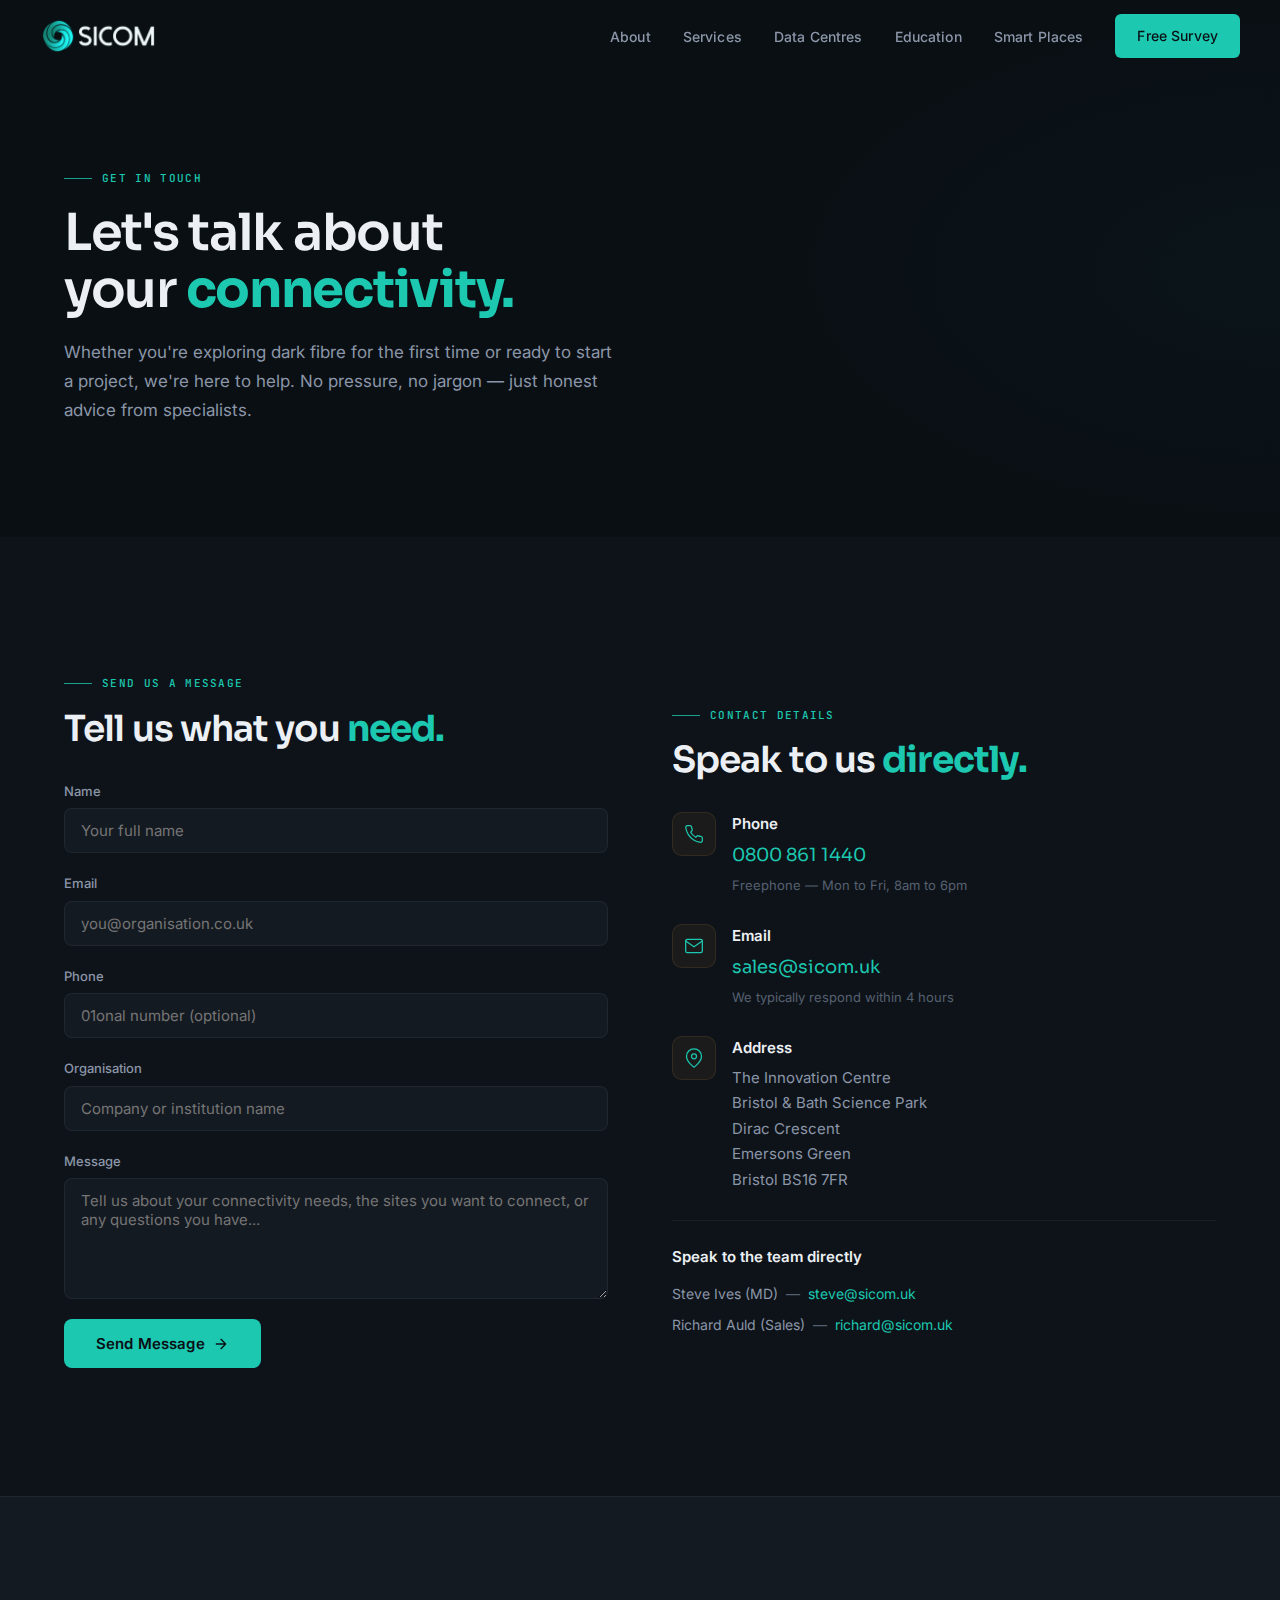
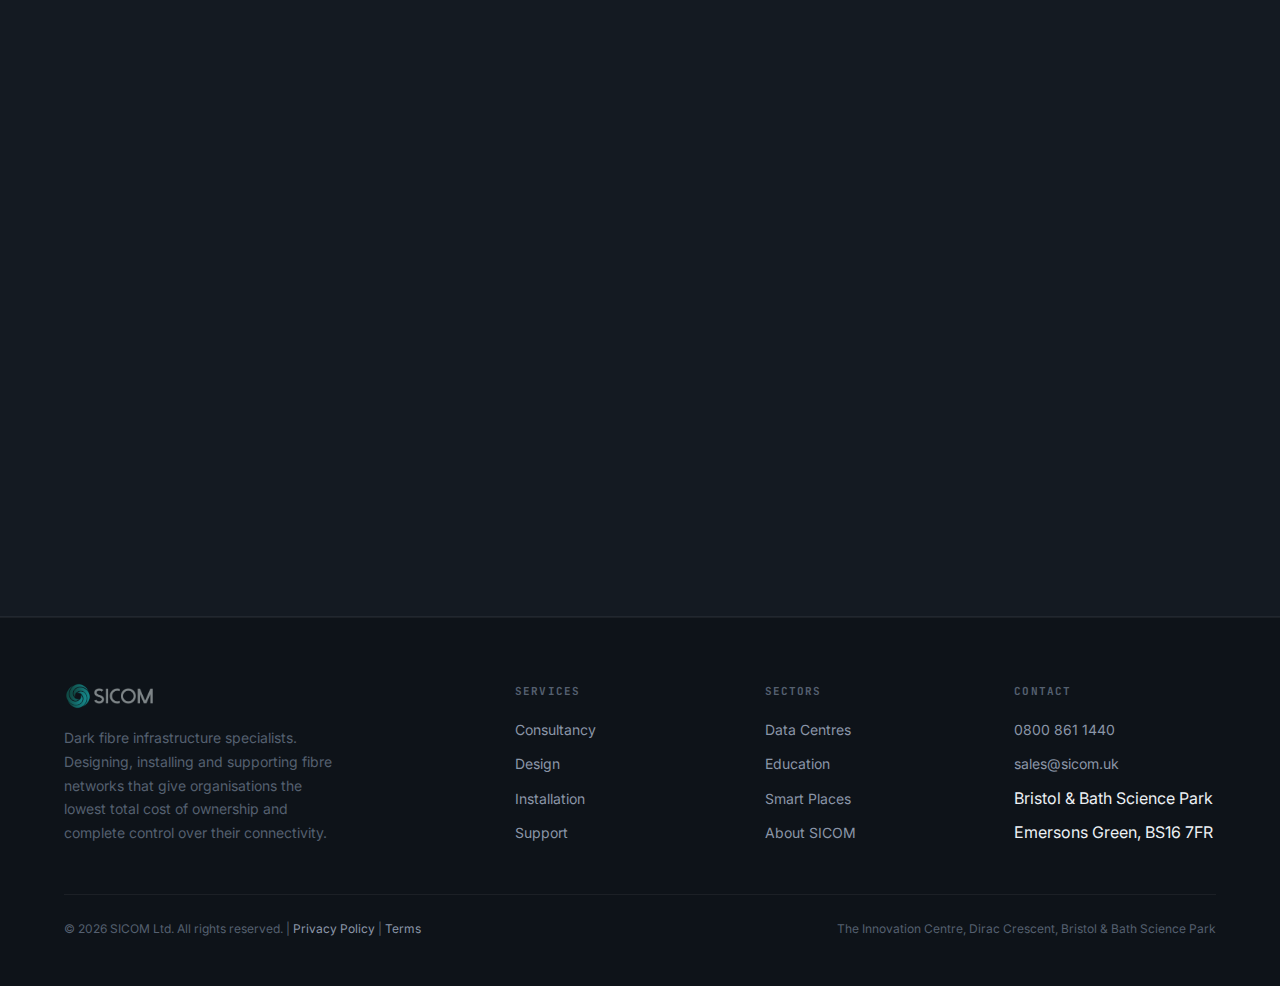
<file: contact.html>
<!DOCTYPE html>
<html lang="en">
<head>
<meta charset="UTF-8">
<meta name="viewport" content="width=device-width, initial-scale=1.0">
<title>Contact SICOM | Free Desktop Survey — Dark Fibre Specialists</title>
<meta name="description" content="Get in touch with SICOM for a free desktop survey. We'll map fibre routes, estimate costs, and show you what dark fibre could save your organisation. Call 0800 861 1440.">
<link rel="stylesheet" href="styles.css">
</head>
<body>

<!-- ═══ NAV ═══ -->
<nav class="nav" id="nav">
  <div class="nav-inner">
    <a href="index.html" class="nav-logo">
      <img src="logos/Color+logo+-+no+background-1a79eec5-1920w.webp" alt="SICOM" height="36">
    </a>
    <ul class="nav-links">
      <li><a href="about.html">About</a></li>
      <li><a href="index.html#services">Services</a></li>
      <li><a href="data-centres.html">Data Centres</a></li>
      <li><a href="education.html">Education</a></li>
      <li><a href="smart-places.html">Smart Places</a></li>
      <li><a href="contact.html" class="nav-cta">Free Survey</a></li>
    </ul>
    <button class="hamburger" id="hamburger" aria-label="Toggle menu">
      <span></span><span></span><span></span>
    </button>
  </div>
</nav>
<div class="mobile-menu" id="mobileMenu">
  <a href="about.html">About</a>
  <a href="index.html#services">Services</a>
  <a href="data-centres.html">Data Centres</a>
  <a href="education.html">Education</a>
  <a href="smart-places.html">Smart Places</a>
  <a href="contact.html">Free Survey</a>
</div>
<div class="cursor-glow" id="cursorGlow"></div>

<!-- ═══ PAGE HERO ═══ -->
<section class="page-hero">
  <div class="container">
    <div class="section-tag reveal">Get In Touch</div>
    <h1 class="section-title reveal reveal-d1">Let's talk about<br>your <em>connectivity.</em></h1>
    <p class="section-sub reveal reveal-d2">Whether you're exploring dark fibre for the first time or ready to start a project, we're here to help. No pressure, no jargon — just honest advice from specialists.</p>
  </div>
</section>

<!-- ═══ CONTACT FORM + DETAILS ═══ -->
<section class="section section--dark">
  <div class="container">
    <div class="two-col">
      <!-- Left: Form -->
      <div class="reveal">
        <div class="section-tag">Send Us a Message</div>
        <h2 class="section-title" style="font-size: clamp(1.75rem, 3vw, 2.25rem); margin-bottom: 32px;">Tell us what you <em>need.</em></h2>
        <form id="contactForm" style="display: flex; flex-direction: column; gap: 20px;">
          <div class="form-group">
            <label class="form-label" for="name">Name</label>
            <input class="form-input" type="text" id="name" name="name" placeholder="Your full name" required>
          </div>
          <div class="form-group">
            <label class="form-label" for="email">Email</label>
            <input class="form-input" type="email" id="email" name="email" placeholder="you@organisation.co.uk" required>
          </div>
          <div class="form-group">
            <label class="form-label" for="phone">Phone</label>
            <input class="form-input" type="tel" id="phone" name="phone" placeholder="01onal number (optional)">
          </div>
          <div class="form-group">
            <label class="form-label" for="organisation">Organisation</label>
            <input class="form-input" type="text" id="organisation" name="organisation" placeholder="Company or institution name">
          </div>
          <div class="form-group">
            <label class="form-label" for="message">Message</label>
            <textarea class="form-textarea" id="message" name="message" placeholder="Tell us about your connectivity needs, the sites you want to connect, or any questions you have..." rows="5"></textarea>
          </div>
          <button type="submit" class="btn-primary" style="align-self: flex-start;">
            Send Message
            <svg viewBox="0 0 24 24" fill="none" stroke="currentColor" stroke-width="2" stroke-linecap="round" stroke-linejoin="round"><path d="M5 12h14M12 5l7 7-7 7"/></svg>
          </button>
        </form>
      </div>

      <!-- Right: Contact Details -->
      <div class="reveal reveal-d2">
        <div class="section-tag">Contact Details</div>
        <h2 class="section-title" style="font-size: clamp(1.75rem, 3vw, 2.25rem); margin-bottom: 32px;">Speak to us <em>directly.</em></h2>

        <div style="display: flex; flex-direction: column; gap: 28px;">
          <!-- Phone -->
          <div style="display: flex; align-items: flex-start; gap: 16px;">
            <div style="flex-shrink: 0; width: 44px; height: 44px; background: rgba(232, 168, 73, 0.06); border: 1px solid rgba(232, 168, 73, 0.12); border-radius: 10px; display: flex; align-items: center; justify-content: center;">
              <svg width="20" height="20" viewBox="0 0 24 24" fill="none" stroke="var(--amber)" stroke-width="1.5" stroke-linecap="round" stroke-linejoin="round"><path d="M22 16.92v3a2 2 0 0 1-2.18 2 19.79 19.79 0 0 1-8.63-3.07 19.5 19.5 0 0 1-6-6 19.79 19.79 0 0 1-3.07-8.67A2 2 0 0 1 4.11 2h3a2 2 0 0 1 2 1.72c.13.87.36 1.72.7 2.53a2 2 0 0 1-.45 2.11L8.09 9.91a16 16 0 0 0 6 6l1.27-1.27a2 2 0 0 1 2.11-.45c.81.34 1.66.57 2.53.7A2 2 0 0 1 22 16.92z"/></svg>
            </div>
            <div>
              <div style="font-weight: 600; font-size: 0.9375rem; margin-bottom: 4px;">Phone</div>
              <a href="tel:08008611440" style="color: var(--amber); font-size: 1.125rem; font-family: var(--font-display); transition: color 0.2s;">0800 861 1440</a>
              <div style="font-size: 0.8125rem; color: var(--text-muted); margin-top: 4px;">Freephone — Mon to Fri, 8am to 6pm</div>
            </div>
          </div>

          <!-- Email -->
          <div style="display: flex; align-items: flex-start; gap: 16px;">
            <div style="flex-shrink: 0; width: 44px; height: 44px; background: rgba(232, 168, 73, 0.06); border: 1px solid rgba(232, 168, 73, 0.12); border-radius: 10px; display: flex; align-items: center; justify-content: center;">
              <svg width="20" height="20" viewBox="0 0 24 24" fill="none" stroke="var(--amber)" stroke-width="1.5" stroke-linecap="round" stroke-linejoin="round"><path d="M4 4h16c1.1 0 2 .9 2 2v12c0 1.1-.9 2-2 2H4c-1.1 0-2-.9-2-2V6c0-1.1.9-2 2-2z"/><polyline points="22,6 12,13 2,6"/></svg>
            </div>
            <div>
              <div style="font-weight: 600; font-size: 0.9375rem; margin-bottom: 4px;">Email</div>
              <a href="mailto:sales@sicom.uk" style="color: var(--amber); font-size: 1.125rem; font-family: var(--font-display); transition: color 0.2s;">sales@sicom.uk</a>
              <div style="font-size: 0.8125rem; color: var(--text-muted); margin-top: 4px;">We typically respond within 4 hours</div>
            </div>
          </div>

          <!-- Address -->
          <div style="display: flex; align-items: flex-start; gap: 16px;">
            <div style="flex-shrink: 0; width: 44px; height: 44px; background: rgba(232, 168, 73, 0.06); border: 1px solid rgba(232, 168, 73, 0.12); border-radius: 10px; display: flex; align-items: center; justify-content: center;">
              <svg width="20" height="20" viewBox="0 0 24 24" fill="none" stroke="var(--amber)" stroke-width="1.5" stroke-linecap="round" stroke-linejoin="round"><path d="M21 10c0 7-9 13-9 13s-9-6-9-13a9 9 0 0 1 18 0z"/><circle cx="12" cy="10" r="3"/></svg>
            </div>
            <div>
              <div style="font-weight: 600; font-size: 0.9375rem; margin-bottom: 4px;">Address</div>
              <div style="font-size: 0.9375rem; color: var(--text-secondary); line-height: 1.7;">
                The Innovation Centre<br>
                Bristol &amp; Bath Science Park<br>
                Dirac Crescent<br>
                Emersons Green<br>
                Bristol BS16 7FR
              </div>
            </div>
          </div>

          <!-- Direct contacts -->
          <div style="padding-top: 24px; border-top: 1px solid var(--border);">
            <div style="font-weight: 600; font-size: 0.9375rem; margin-bottom: 12px;">Speak to the team directly</div>
            <div style="display: flex; flex-direction: column; gap: 8px;">
              <div style="display: flex; align-items: center; gap: 8px; font-size: 0.875rem;">
                <span style="color: var(--text-secondary);">Steve Ives (MD)</span>
                <span style="color: var(--text-muted);">&mdash;</span>
                <a href="mailto:steve@sicom.uk" style="color: var(--amber); transition: color 0.2s;">steve@sicom.uk</a>
              </div>
              <div style="display: flex; align-items: center; gap: 8px; font-size: 0.875rem;">
                <span style="color: var(--text-secondary);">Richard Auld (Sales)</span>
                <span style="color: var(--text-muted);">&mdash;</span>
                <a href="mailto:richard@sicom.uk" style="color: var(--amber); transition: color 0.2s;">richard@sicom.uk</a>
              </div>
            </div>
          </div>
        </div>
      </div>
    </div>
  </div>
</section>

<!-- ═══ FREE DESKTOP SURVEY CALLOUT ═══ -->
<section class="section section--elevated">
  <div class="container">
    <div class="cta-inner reveal" style="text-align: left; display: grid; grid-template-columns: 1fr 1fr; gap: 64px; align-items: center;">
      <div>
        <div class="section-tag">No Obligation</div>
        <h2 class="section-title" style="text-align: left;">Your free <em>desktop survey.</em></h2>
        <p class="section-sub" style="text-align: left; max-width: none;">Not sure if dark fibre is right for you? Our desktop survey gives you the answer — with zero commitment and zero cost. Here's what you get:</p>
      </div>
      <div>
        <div class="feature-list" style="margin-bottom: 32px;">
          <div class="feature-item">
            <div class="feature-check"><svg viewBox="0 0 24 24"><polyline points="20 6 9 17 4 12"/></svg></div>
            <span><strong>Route mapping</strong> — we identify existing fibre paths between your sites</span>
          </div>
          <div class="feature-item">
            <div class="feature-check"><svg viewBox="0 0 24 24"><polyline points="20 6 9 17 4 12"/></svg></div>
            <span><strong>Cost comparison</strong> — dark fibre vs. your current leased line spend</span>
          </div>
          <div class="feature-item">
            <div class="feature-check"><svg viewBox="0 0 24 24"><polyline points="20 6 9 17 4 12"/></svg></div>
            <span><strong>TCO projection</strong> — 10-year total cost of ownership analysis</span>
          </div>
          <div class="feature-item">
            <div class="feature-check"><svg viewBox="0 0 24 24"><polyline points="20 6 9 17 4 12"/></svg></div>
            <span><strong>Feasibility assessment</strong> — honest advice on whether dark fibre makes sense for you</span>
          </div>
        </div>
        <a href="#contactForm" class="btn-primary" onclick="document.getElementById('name').focus(); return false;">
          Request Your Free Survey
          <svg viewBox="0 0 24 24" fill="none" stroke="currentColor" stroke-width="2" stroke-linecap="round" stroke-linejoin="round"><path d="M5 12h14M12 5l7 7-7 7"/></svg>
        </a>
      </div>
    </div>
  </div>
</section>

<!-- ═══ FOOTER ═══ -->
<footer class="footer">
  <div class="container">
    <div class="footer-grid">
      <div>
        <div class="footer-brand"><img src="logos/Color+logo+-+no+background-1a79eec5-1920w.webp" alt="SICOM"></div>
        <p class="footer-desc">Dark fibre infrastructure specialists. Designing, installing and supporting fibre networks that give organisations the lowest total cost of ownership and complete control over their connectivity.</p>
      </div>
      <div>
        <h4>Services</h4>
        <ul class="footer-links">
          <li><a href="index.html#services">Consultancy</a></li>
          <li><a href="index.html#services">Design</a></li>
          <li><a href="index.html#services">Installation</a></li>
          <li><a href="index.html#services">Support</a></li>
        </ul>
      </div>
      <div>
        <h4>Sectors</h4>
        <ul class="footer-links">
          <li><a href="data-centres.html">Data Centres</a></li>
          <li><a href="education.html">Education</a></li>
          <li><a href="smart-places.html">Smart Places</a></li>
          <li><a href="about.html">About SICOM</a></li>
        </ul>
      </div>
      <div>
        <h4>Contact</h4>
        <ul class="footer-links">
          <li><a href="tel:08008611440">0800 861 1440</a></li>
          <li><a href="mailto:sales@sicom.uk">sales@sicom.uk</a></li>
          <li>Bristol &amp; Bath Science Park</li>
          <li>Emersons Green, BS16 7FR</li>
        </ul>
      </div>
    </div>
    <div class="footer-bottom">
      <div class="footer-legal">&copy; 2026 SICOM Ltd. All rights reserved. | <a href="#">Privacy Policy</a> | <a href="#">Terms</a></div>
      <div class="footer-legal">The Innovation Centre, Dirac Crescent, Bristol &amp; Bath Science Park</div>
    </div>
  </div>
</footer>

<script src="main.js"></script>
</body>
</html>
</file>
<file: styles.css>
/* ═══════════════════════════════════════════════════════════
   SICOM POC — Shared Styles
   Aesthetic: Technical Precision × Connectivity
   Teal accents from SICOM brand on deep architectural navy
   ═══════════════════════════════════════════════════════════ */

@import url('https://fonts.googleapis.com/css2?family=Sora:wght@300;400;500;600;700;800&family=Inter:wght@300;400;500;600;700&family=JetBrains+Mono:wght@400;500&display=swap');

*, *::before, *::after { margin: 0; padding: 0; box-sizing: border-box; }

:root {
  /* Palette — deep tech */
  --bg-deep: #0a0f14;
  --bg-primary: #0e1319;
  --bg-elevated: #141a22;
  --bg-card: #181f2a;
  --bg-card-hover: #1d2636;
  --bg-warm: #f4f7f6;
  --bg-warm-alt: #e8eeec;

  /* Accent — SICOM teal (from logo) */
  --amber: #1cc8b0;
  --amber-light: #40e8d0;
  --amber-dim: #18a08c;
  --amber-glow: rgba(28, 200, 176, 0.15);
  --amber-glow-strong: rgba(28, 200, 176, 0.3);

  /* Secondary accent — brighter cyan */
  --copper: #0fb8a8;
  --copper-light: #30d4c4;

  /* Neutral */
  --text-primary: #ecf0f4;
  --text-secondary: #8b96a8;
  --text-muted: #556070;
  --text-dark: #141c28;
  --text-dark-secondary: #3e4d60;
  --border: rgba(255, 255, 255, 0.06);
  --border-warm: rgba(28, 200, 176, 0.12);
  --border-hover: rgba(28, 200, 176, 0.22);

  /* Typography */
  --font-display: 'Sora', -apple-system, sans-serif;
  --font-body: 'Inter', -apple-system, sans-serif;
  --font-mono: 'JetBrains Mono', monospace;

  /* Spacing */
  --section-pad: clamp(80px, 10vw, 140px);
  --container-max: 1200px;
  --container-narrow: 800px;
}

html {
  scroll-behavior: smooth;
  -webkit-font-smoothing: antialiased;
  -moz-osx-font-smoothing: grayscale;
  cursor: url("data:image/svg+xml,%3Csvg xmlns='http://www.w3.org/2000/svg' width='24' height='24' viewBox='0 0 24 24'%3E%3Cpath d='M5 3l14 9-6.5 1.5L9 20z' fill='%231cc8b0' stroke='%230e1319' stroke-width='1'/%3E%3C/svg%3E") 5 3, auto;
}

body {
  font-family: var(--font-body);
  background: var(--bg-deep);
  color: var(--text-primary);
  line-height: 1.65;
  overflow-x: hidden;
}

img { display: block; max-width: 100%; }
a { text-decoration: none; color: inherit; }
button { cursor: pointer; border: none; background: none; font-family: inherit; }

/* ═══ LAYOUT ═══ */
.container {
  max-width: var(--container-max);
  margin: 0 auto;
  padding: 0 24px;
}
.container--narrow { max-width: var(--container-narrow); }
.sr-only {
  position: absolute; width: 1px; height: 1px;
  padding: 0; margin: -1px; overflow: hidden;
  clip: rect(0,0,0,0); border: 0;
}

/* ═══ SCROLL REVEAL ═══ */
.reveal {
  opacity: 0;
  transform: translateY(28px);
  transition: opacity 0.8s cubic-bezier(0.16, 1, 0.3, 1),
              transform 0.8s cubic-bezier(0.16, 1, 0.3, 1);
}
.reveal.visible { opacity: 1; transform: translateY(0); }
.reveal-d1 { transition-delay: 0.08s; }
.reveal-d2 { transition-delay: 0.16s; }
.reveal-d3 { transition-delay: 0.24s; }
.reveal-d4 { transition-delay: 0.32s; }
.reveal-d5 { transition-delay: 0.4s; }
.reveal-d6 { transition-delay: 0.48s; }

/* ═══ NAVIGATION ═══ */
.nav {
  position: fixed;
  top: 0; left: 0; right: 0;
  z-index: 1000;
  padding: 0 24px;
  transition: background 0.35s, border-color 0.35s;
  border-bottom: 1px solid transparent;
}
.nav.scrolled {
  background: rgba(12, 16, 23, 0.92);
  backdrop-filter: blur(24px);
  -webkit-backdrop-filter: blur(24px);
  border-bottom-color: var(--border);
}
.nav-inner {
  max-width: var(--container-max);
  margin: 0 auto;
  display: flex;
  align-items: center;
  justify-content: space-between;
  height: 72px;
}

/* Logo */
.nav-logo {
  display: flex;
  align-items: center;
  gap: 0;
}
.nav-logo img {
  height: 36px;
  width: auto;
}
.nav-logo .logo-fiber {
  display: none;
}

/* Nav links */
.nav-links {
  display: flex;
  align-items: center;
  gap: 32px;
  list-style: none;
}
.nav-links a {
  color: var(--text-secondary);
  font-size: 0.875rem;
  font-weight: 500;
  letter-spacing: 0.01em;
  transition: color 0.2s;
  position: relative;
}
.nav-links a:hover,
.nav-links a.active { color: var(--text-primary); }
.nav-links a.nav-cta,
.nav-links a.nav-cta:hover,
.nav-links a.nav-cta:active { color: #0a0f14 !important; }
.nav-links a.active::after {
  content: '';
  position: absolute;
  bottom: -4px; left: 0; right: 0;
  height: 2px;
  background: var(--amber);
  border-radius: 1px;
}

/* Nav CTA */
.nav-cta {
  display: inline-flex;
  align-items: center;
  gap: 8px;
  padding: 10px 22px;
  background: var(--amber);
  color: var(--bg-deep);
  font-size: 0.8125rem;
  font-weight: 600;
  border-radius: 6px;
  letter-spacing: 0.02em;
  transition: transform 0.2s, box-shadow 0.2s;
}
.nav-cta:hover {
  transform: translateY(-1px);
  box-shadow: 0 4px 20px rgba(28, 200, 176, 0.3);
}

/* Hamburger */
.hamburger {
  display: none;
  flex-direction: column;
  gap: 5px;
  padding: 4px;
}
.hamburger span {
  display: block;
  width: 24px;
  height: 2px;
  background: var(--text-primary);
  border-radius: 1px;
  transition: transform 0.3s, opacity 0.3s;
}
.hamburger.active span:nth-child(1) { transform: rotate(45deg) translate(5px, 5px); }
.hamburger.active span:nth-child(2) { opacity: 0; }
.hamburger.active span:nth-child(3) { transform: rotate(-45deg) translate(5px, -5px); }

/* Mobile menu */
.mobile-menu {
  display: none;
  position: fixed;
  top: 72px; left: 0; right: 0; bottom: 0;
  background: rgba(12, 16, 23, 0.98);
  backdrop-filter: blur(24px);
  z-index: 999;
  padding: 40px 24px;
  flex-direction: column;
  gap: 4px;
}
.mobile-menu.open { display: flex; }
.mobile-menu a {
  color: var(--text-primary);
  font-family: var(--font-display);
  font-size: 1.75rem;
  padding: 16px 0;
  border-bottom: 1px solid var(--border);
  transition: color 0.2s;
}
.mobile-menu a:hover { color: var(--amber); }

@media (max-width: 768px) {
  .nav-links { display: none; }
  .hamburger { display: flex; }
}

/* ═══ BUTTONS ═══ */
.btn-primary {
  display: inline-flex;
  align-items: center;
  gap: 8px;
  padding: 15px 32px;
  background: var(--amber);
  color: var(--bg-deep);
  font-family: var(--font-body);
  font-size: 0.9375rem;
  font-weight: 600;
  border: none;
  border-radius: 8px;
  cursor: pointer;
  transition: transform 0.2s, box-shadow 0.2s;
  letter-spacing: 0.01em;
}
.btn-primary:hover {
  transform: translateY(-2px);
  box-shadow: 0 8px 32px rgba(28, 200, 176, 0.3), 0 0 60px rgba(28, 200, 176, 0.08);
}
.btn-primary svg { width: 16px; height: 16px; }

.btn-ghost {
  display: inline-flex;
  align-items: center;
  gap: 8px;
  padding: 14px 28px;
  background: transparent;
  color: var(--text-secondary);
  border: 1px solid rgba(255,255,255,0.12);
  font-family: var(--font-body);
  font-size: 0.9375rem;
  font-weight: 500;
  border-radius: 8px;
  cursor: pointer;
  transition: border-color 0.25s, color 0.25s;
}
.btn-ghost:hover { border-color: var(--text-muted); color: var(--text-primary); }

.btn-outline-amber {
  display: inline-flex;
  align-items: center;
  gap: 8px;
  padding: 14px 28px;
  background: transparent;
  color: var(--amber);
  border: 1px solid var(--amber-dim);
  font-family: var(--font-body);
  font-size: 0.9375rem;
  font-weight: 500;
  border-radius: 8px;
  cursor: pointer;
  transition: background 0.25s, box-shadow 0.25s;
}
.btn-outline-amber:hover {
  background: rgba(28, 200, 176, 0.06);
  box-shadow: 0 0 24px rgba(28, 200, 176, 0.1);
}

/* ═══ SECTION PRIMITIVES ═══ */
.section { padding: var(--section-pad) 0; position: relative; }
.section--dark { background: var(--bg-primary); }
.section--elevated { background: var(--bg-elevated); border-top: 1px solid var(--border); border-bottom: 1px solid var(--border); }
.section--warm { background: var(--bg-warm); color: var(--text-dark); }

.section-tag {
  display: inline-flex;
  align-items: center;
  gap: 10px;
  font-family: var(--font-mono);
  font-size: 0.6875rem;
  color: var(--amber);
  letter-spacing: 0.12em;
  text-transform: uppercase;
  font-weight: 500;
  margin-bottom: 16px;
}
.section-tag::before {
  content: '';
  width: 28px;
  height: 1px;
  background: var(--amber-dim);
}
.section--warm .section-tag { color: var(--copper); }
.section--warm .section-tag::before { background: var(--copper); }

.section-title {
  font-family: var(--font-display);
  font-size: clamp(2.25rem, 4vw, 3.25rem);
  font-weight: 600;
  line-height: 1.12;
  letter-spacing: -0.025em;
  margin-bottom: 16px;
}
.section-title em {
  font-style: normal;
  color: var(--amber);
  font-weight: 700;
}
.section--warm .section-title { color: var(--text-dark); }
.section--warm .section-title em { color: var(--copper); font-style: normal; }

.section-sub {
  font-size: 1.0625rem;
  color: var(--text-secondary);
  max-width: 560px;
  line-height: 1.7;
}
.section--warm .section-sub { color: var(--text-dark-secondary); }

/* ═══ HERO ═══ */
.hero {
  position: relative;
  min-height: 100vh;
  display: flex;
  align-items: center;
  overflow: hidden;
  background: var(--bg-deep);
  padding-left: 24px;
  padding-right: 24px;
}
.hero-bg {
  position: absolute;
  inset: 0;
}
.hero-bg img {
  width: 100%; height: 100%;
  object-fit: cover;
  opacity: 0.12;
  filter: saturate(0.2) brightness(0.8);
}
.hero-bg::after {
  content: '';
  position: absolute;
  inset: 0;
  background:
    radial-gradient(ellipse 60% 50% at 20% 50%, rgba(28, 200, 176, 0.04) 0%, transparent 70%),
    linear-gradient(180deg, rgba(12,16,23,0.3) 0%, var(--bg-deep) 100%);
}

/* Fibre falling lines */
.hero-fibres {
  position: absolute;
  inset: 0;
  overflow: hidden;
  pointer-events: none;
}
.hero-fibres .fiber {
  position: absolute;
  width: 1px;
  background: linear-gradient(180deg, transparent 0%, var(--amber) 50%, transparent 100%);
  opacity: 0;
  animation: fiber-fall linear infinite;
}
.hero-fibres .fiber:nth-child(1) { left: 10%; height: 160px; animation-duration: 4.5s; animation-delay: 0s; }
.hero-fibres .fiber:nth-child(2) { left: 25%; height: 100px; animation-duration: 5.5s; animation-delay: 1.5s; }
.hero-fibres .fiber:nth-child(3) { left: 50%; height: 180px; animation-duration: 3.8s; animation-delay: 0.8s; }
.hero-fibres .fiber:nth-child(4) { left: 70%; height: 130px; animation-duration: 5s; animation-delay: 2.2s; }
.hero-fibres .fiber:nth-child(5) { left: 85%; height: 150px; animation-duration: 4.2s; animation-delay: 1s; }
.hero-fibres .fiber:nth-child(6) { left: 38%; height: 120px; animation-duration: 6s; animation-delay: 3.5s; }

@keyframes fiber-fall {
  0% { top: -200px; opacity: 0; }
  8% { opacity: 0.12; }
  92% { opacity: 0.12; }
  100% { top: 110%; opacity: 0; }
}

/* Grid texture */
.hero-grid {
  position: absolute;
  inset: 0;
  background-image:
    linear-gradient(rgba(28, 200, 176, 0.02) 1px, transparent 1px),
    linear-gradient(90deg, rgba(28, 200, 176, 0.02) 1px, transparent 1px);
  background-size: 80px 80px;
  mask-image: radial-gradient(ellipse 60% 60% at 50% 50%, black 0%, transparent 70%);
  -webkit-mask-image: radial-gradient(ellipse 60% 60% at 50% 50%, black 0%, transparent 70%);
  pointer-events: none;
}

.hero-content {
  position: relative;
  z-index: 1;
  padding-top: 120px;
  max-width: var(--container-max);
  margin: 0 auto;
  width: 100%;
}
.hero h1 {
  font-family: var(--font-display);
  font-size: clamp(2.75rem, 6vw, 4.5rem);
  font-weight: 700;
  line-height: 1.08;
  letter-spacing: -0.03em;
  color: var(--text-primary);
  margin-bottom: 28px;
}
.hero h1 em {
  font-style: normal;
  color: var(--amber);
  text-shadow: 0 0 60px rgba(28, 200, 176, 0.2);
}
.hero-sub {
  font-size: 1.125rem;
  line-height: 1.75;
  color: var(--text-secondary);
  max-width: 540px;
  margin-bottom: 40px;
}
.hero-actions {
  display: flex;
  align-items: center;
  gap: 16px;
  flex-wrap: wrap;
}
.hero-trust {
  display: flex;
  align-items: center;
  gap: 12px;
  margin-top: 56px;
  padding-top: 32px;
  border-top: 1px solid var(--border);
}
.hero-trust-badge {
  display: flex;
  align-items: center;
  gap: 6px;
  padding: 6px 14px;
  background: rgba(28, 200, 176, 0.05);
  border: 1px solid rgba(28, 200, 176, 0.12);
  border-radius: 6px;
  font-size: 0.75rem;
  font-weight: 500;
  color: var(--text-secondary);
  letter-spacing: 0.01em;
  white-space: nowrap;
}
.hero-trust-badge svg {
  width: 14px; height: 14px;
  stroke: var(--amber);
  fill: none;
  stroke-width: 2;
}

@media (max-width: 768px) {
  .hero-content { padding-top: 100px; }
  .hero h1 { font-size: clamp(2rem, 8vw, 3rem); }
  .hero-trust { flex-wrap: wrap; gap: 8px; }
}

/* ═══ STATS ROW ═══ */
.stats-row {
  display: grid;
  grid-template-columns: repeat(4, 1fr);
  gap: 1px;
  background: var(--border);
  border: 1px solid var(--border);
  border-radius: 12px;
  overflow: hidden;
}
.stat-item {
  background: var(--bg-elevated);
  padding: 32px 28px;
  text-align: center;
}
.stat-value {
  font-family: var(--font-display);
  font-size: 2.5rem;
  font-weight: 700;
  color: var(--text-primary);
  font-variant-numeric: tabular-nums;
}
.stat-value span { color: var(--amber); }
.stat-label {
  font-size: 0.8125rem;
  color: var(--text-muted);
  margin-top: 4px;
  letter-spacing: 0.01em;
}

@media (max-width: 768px) {
  .stats-row { grid-template-columns: repeat(2, 1fr); }
}
@media (max-width: 480px) {
  .stats-row { grid-template-columns: 1fr; }
}

/* ═══ SERVICE CARDS ═══ */
.services-grid {
  display: grid;
  grid-template-columns: repeat(4, 1fr);
  gap: 20px;
  margin-top: 56px;
}
.service-card {
  background: var(--bg-card);
  border: 1px solid var(--border);
  border-radius: 12px;
  padding: 32px 28px;
  transition: border-color 0.3s, transform 0.3s, box-shadow 0.3s;
  position: relative;
  overflow: hidden;
}
.service-card::before {
  content: '';
  position: absolute;
  top: 0; left: 0; right: 0;
  height: 2px;
  background: linear-gradient(90deg, transparent, var(--amber), transparent);
  opacity: 0;
  transition: opacity 0.3s;
}
.service-card:hover {
  border-color: var(--border-hover);
  transform: translateY(-4px);
  box-shadow: 0 16px 48px rgba(0, 0, 0, 0.3);
}
.service-card:hover::before { opacity: 1; }

.service-icon {
  width: 48px; height: 48px;
  background: rgba(28, 200, 176, 0.06);
  border: 1px solid rgba(28, 200, 176, 0.12);
  border-radius: 10px;
  display: flex;
  align-items: center;
  justify-content: center;
  margin-bottom: 20px;
}
.service-icon svg {
  width: 24px; height: 24px;
  stroke: var(--amber);
  fill: none;
  stroke-width: 1.5;
  stroke-linecap: round;
  stroke-linejoin: round;
}
.service-card h3 {
  font-family: var(--font-display);
  font-size: 1.25rem;
  margin-bottom: 10px;
}
.service-card p {
  font-size: 0.875rem;
  color: var(--text-secondary);
  line-height: 1.7;
}

@media (max-width: 900px) { .services-grid { grid-template-columns: repeat(2, 1fr); } }
@media (max-width: 540px) { .services-grid { grid-template-columns: 1fr; } }

/* ═══ SECTOR CARDS ═══ */
.sectors-grid {
  display: grid;
  grid-template-columns: repeat(3, 1fr);
  gap: 20px;
  margin-top: 56px;
}
.sector-card {
  position: relative;
  border-radius: 12px;
  overflow: hidden;
  aspect-ratio: 3/4;
}
.sector-card img {
  width: 100%; height: 100%;
  object-fit: cover;
  transition: transform 0.6s cubic-bezier(0.16, 1, 0.3, 1), filter 0.5s;
  filter: saturate(0.5) brightness(0.45);
}
.sector-card:hover img {
  transform: scale(1.06);
  filter: saturate(0.7) brightness(0.55);
}
.sector-overlay {
  position: absolute;
  inset: 0;
  background: linear-gradient(0deg, rgba(12, 16, 23, 0.95) 0%, rgba(12, 16, 23, 0.2) 50%, transparent 100%);
  display: flex;
  flex-direction: column;
  justify-content: flex-end;
  padding: 32px;
}
.sector-overlay h3 {
  font-family: var(--font-display);
  font-size: 1.375rem;
  transition: transform 0.3s cubic-bezier(0.16, 1, 0.3, 1);
}
.sector-card:hover .sector-overlay h3 { transform: translateY(-8px); }
.sector-overlay p {
  font-size: 0.8125rem;
  color: var(--text-secondary);
  line-height: 1.6;
  max-height: 0;
  opacity: 0;
  overflow: hidden;
  transition: max-height 0.4s cubic-bezier(0.16, 1, 0.3, 1), opacity 0.3s;
}
.sector-card:hover .sector-overlay p { max-height: 100px; opacity: 1; }
.sector-link {
  display: inline-flex;
  align-items: center;
  gap: 6px;
  font-size: 0.8125rem;
  font-weight: 500;
  color: var(--amber);
  max-height: 0;
  opacity: 0;
  overflow: hidden;
  transition: max-height 0.4s cubic-bezier(0.16, 1, 0.3, 1), opacity 0.3s 0.05s;
  margin-top: 8px;
}
.sector-card:hover .sector-link { max-height: 40px; opacity: 1; }
.sector-link svg { width: 14px; height: 14px; stroke: var(--amber); fill: none; stroke-width: 2; }

@media (max-width: 768px) {
  .sectors-grid { grid-template-columns: 1fr; }
  .sector-card { aspect-ratio: 16/9; }
}

/* ═══ TESTIMONIAL ═══ */
.testimonial-card {
  background: var(--bg-card);
  border: 1px solid var(--border);
  border-radius: 16px;
  padding: 48px 40px;
  position: relative;
}
.testimonial-card::before {
  content: '\201C';
  font-family: var(--font-display);
  font-size: 5rem;
  color: var(--amber);
  opacity: 0.2;
  position: absolute;
  top: 12px;
  left: 28px;
  line-height: 1;
}
.testimonial-card blockquote {
  font-family: var(--font-body);
  font-size: 1.125rem;
  font-style: normal;
  font-weight: 400;
  line-height: 1.7;
  color: var(--text-primary);
  margin-bottom: 24px;
}
.testimonial-author {
  display: flex;
  align-items: center;
  gap: 12px;
}
.testimonial-avatar {
  width: 44px; height: 44px;
  border-radius: 50%;
  background: var(--bg-elevated);
  border: 2px solid rgba(28, 200, 176, 0.2);
  display: flex;
  align-items: center;
  justify-content: center;
  font-family: var(--font-body);
  font-weight: 600;
  font-size: 0.875rem;
  color: var(--amber);
}
.testimonial-name {
  font-weight: 600;
  font-size: 0.9375rem;
}
.testimonial-role {
  font-size: 0.8125rem;
  color: var(--text-muted);
}

/* ═══ PROCESS STEPS ═══ */
.process-grid {
  display: grid;
  grid-template-columns: repeat(4, 1fr);
  gap: 32px;
  margin-top: 56px;
  counter-reset: process;
}
.process-step {
  position: relative;
  counter-increment: process;
}
.process-step::before {
  content: counter(process, decimal-leading-zero);
  font-family: var(--font-display);
  font-size: 3rem;
  color: var(--amber);
  opacity: 0.2;
  display: block;
  margin-bottom: 16px;
  line-height: 1;
}
.process-step h3 {
  font-family: var(--font-display);
  font-size: 1.125rem;
  margin-bottom: 8px;
}
.process-step p {
  font-size: 0.875rem;
  color: var(--text-secondary);
  line-height: 1.7;
}

/* Connecting line between steps */
.process-step:not(:last-child)::after {
  content: '';
  position: absolute;
  top: 24px;
  right: -16px;
  width: calc(100% - 48px);
  height: 1px;
  background: linear-gradient(90deg, var(--amber-dim), transparent);
  opacity: 0.2;
}

@media (max-width: 768px) {
  .process-grid { grid-template-columns: repeat(2, 1fr); gap: 40px; }
  .process-step:not(:last-child)::after { display: none; }
}
@media (max-width: 480px) {
  .process-grid { grid-template-columns: 1fr; }
}

/* ═══ CLIENT LOGOS ═══ */
.clients-logos {
  display: flex;
  flex-wrap: wrap;
  justify-content: center;
  align-items: center;
  gap: 16px;
}
.client-logo {
  display: flex;
  align-items: center;
  justify-content: center;
  height: 48px;
  padding: 8px 20px;
  background: rgba(255, 255, 255, 0.02);
  border: 1px solid var(--border);
  border-radius: 8px;
  transition: border-color 0.3s, background 0.3s;
  white-space: nowrap;
  font-family: var(--font-body);
  font-weight: 600;
  font-size: 0.8125rem;
  letter-spacing: 0.04em;
  color: var(--text-muted);
}
.client-logo:hover {
  border-color: var(--border-hover);
  background: rgba(28, 200, 176, 0.03);
  color: var(--text-secondary);
}

/* ═══ TEAM CARDS ═══ */
.team-grid {
  display: grid;
  grid-template-columns: repeat(2, 1fr);
  gap: 32px;
  margin-top: 56px;
  max-width: 840px;
}
.team-card {
  background: var(--bg-card);
  border: 1px solid var(--border);
  border-radius: 12px;
  padding: 36px 32px;
  display: flex;
  flex-direction: column;
  gap: 16px;
  transition: border-color 0.3s;
}
.team-card:hover { border-color: var(--border-hover); }
.team-avatar {
  width: 80px; height: 80px;
  border-radius: 50%;
  border: 2px solid rgba(28, 200, 176, 0.2);
  overflow: hidden;
}
.team-avatar img {
  width: 100%; height: 100%;
  object-fit: cover;
  filter: saturate(0.7);
  transition: filter 0.3s;
}
.team-card:hover .team-avatar img { filter: saturate(1); }
.team-card h3 {
  font-family: var(--font-display);
  font-size: 1.25rem;
}
.team-role {
  font-family: var(--font-mono);
  font-size: 0.6875rem;
  color: var(--amber-dim);
  letter-spacing: 0.04em;
  text-transform: uppercase;
  margin-top: -8px;
}
.team-card p {
  font-size: 0.875rem;
  color: var(--text-secondary);
  line-height: 1.7;
}
.team-email {
  font-size: 0.8125rem;
  color: var(--amber);
  transition: color 0.2s;
}
.team-email:hover { color: var(--amber-light); }

@media (max-width: 640px) { .team-grid { grid-template-columns: 1fr; } }

/* ═══ FAQ ═══ */
.faq-list {
  display: flex;
  flex-direction: column;
  gap: 2px;
  margin-top: 48px;
}
.faq-item {
  background: var(--bg-card);
  border: 1px solid var(--border);
  border-radius: 10px;
  overflow: hidden;
  transition: border-color 0.3s;
}
.faq-item:hover { border-color: var(--border-hover); }
.faq-q {
  display: flex;
  align-items: center;
  justify-content: space-between;
  width: 100%;
  padding: 20px 24px;
  font-family: var(--font-body);
  font-size: 0.9375rem;
  font-weight: 500;
  color: var(--text-primary);
  text-align: left;
  cursor: pointer;
  background: none;
  border: none;
}
.faq-q svg {
  width: 18px; height: 18px;
  stroke: var(--text-muted);
  fill: none;
  stroke-width: 2;
  transition: transform 0.3s, stroke 0.3s;
  flex-shrink: 0;
}
.faq-item.open .faq-q svg { transform: rotate(45deg); stroke: var(--amber); }
.faq-a {
  max-height: 0;
  overflow: hidden;
  transition: max-height 0.4s cubic-bezier(0.16, 1, 0.3, 1);
}
.faq-a-inner {
  padding: 0 24px 20px;
  font-size: 0.875rem;
  color: var(--text-secondary);
  line-height: 1.75;
}

/* ═══ CTA SECTION ═══ */
.cta-section { background: var(--bg-deep); position: relative; overflow: hidden; }
.cta-inner {
  position: relative;
  background: var(--bg-card);
  border: 1px solid var(--border);
  border-radius: 20px;
  padding: 80px 64px;
  text-align: center;
  overflow: hidden;
}
.cta-inner::before {
  content: '';
  position: absolute;
  top: -40%; left: 50%;
  transform: translateX(-50%);
  width: 500px; height: 500px;
  background: radial-gradient(circle, rgba(28, 200, 176, 0.06) 0%, transparent 60%);
  pointer-events: none;
}
.cta-inner .section-tag { justify-content: center; }
.cta-inner .section-sub { max-width: 480px; margin: 0 auto 40px; text-align: center; }
.cta-contact-row {
  display: flex;
  justify-content: center;
  gap: 40px;
  margin-top: 32px;
  flex-wrap: wrap;
}
.cta-contact-item {
  display: flex;
  align-items: center;
  gap: 10px;
  color: var(--text-secondary);
  font-size: 0.875rem;
}
.cta-contact-item svg {
  width: 18px; height: 18px;
  stroke: var(--amber-dim);
  fill: none;
  stroke-width: 1.5;
}
.cta-contact-item a {
  color: var(--text-secondary);
  transition: color 0.2s;
}
.cta-contact-item a:hover { color: var(--amber); }

@media (max-width: 640px) { .cta-inner { padding: 48px 24px; } }

/* ═══ TRUST BADGES ROW ═══ */
.trust-badges {
  display: flex;
  flex-wrap: wrap;
  justify-content: center;
  gap: 16px;
  margin-top: 48px;
}
.trust-badge {
  display: flex;
  align-items: center;
  gap: 8px;
  padding: 10px 18px;
  background: rgba(28, 200, 176, 0.04);
  border: 1px solid rgba(28, 200, 176, 0.1);
  border-radius: 8px;
  font-size: 0.75rem;
  font-weight: 500;
  color: var(--text-secondary);
  letter-spacing: 0.02em;
}
.trust-badge svg {
  width: 16px; height: 16px;
  stroke: var(--amber);
  fill: none;
  stroke-width: 1.5;
}

/* ═══ FOOTER ═══ */
.footer {
  background: var(--bg-primary);
  border-top: 1px solid var(--border);
  padding: 64px 0 48px;
}
.footer-grid {
  display: grid;
  grid-template-columns: 2fr 1fr 1fr 1fr;
  gap: 48px;
}
.footer-brand {
  height: 28px;
  margin-bottom: 16px;
}
.footer-brand img {
  height: 100%;
  width: auto;
  opacity: 0.5;
}
.footer-desc {
  font-size: 0.875rem;
  color: var(--text-muted);
  line-height: 1.7;
  max-width: 280px;
}
.footer h4 {
  font-family: var(--font-mono);
  font-size: 0.6875rem;
  letter-spacing: 0.1em;
  text-transform: uppercase;
  color: var(--text-muted);
  margin-bottom: 16px;
}
.footer-links {
  list-style: none;
  display: flex;
  flex-direction: column;
  gap: 8px;
}
.footer-links a {
  font-size: 0.875rem;
  color: var(--text-secondary);
  transition: color 0.2s;
}
.footer-links a:hover { color: var(--amber); }
.footer-bottom {
  margin-top: 48px;
  padding-top: 24px;
  border-top: 1px solid var(--border);
  display: flex;
  justify-content: space-between;
  align-items: center;
  flex-wrap: wrap;
  gap: 16px;
}
.footer-legal {
  font-size: 0.75rem;
  color: var(--text-muted);
}
.footer-legal a { color: var(--text-secondary); transition: color 0.2s; }
.footer-legal a:hover { color: var(--amber); }

@media (max-width: 768px) {
  .footer-grid { grid-template-columns: 1fr 1fr; gap: 32px; }
}
@media (max-width: 480px) {
  .footer-grid { grid-template-columns: 1fr; }
}

/* ═══ IMAGE BREAK ═══ */
.image-break {
  position: relative;
  width: 100%;
  height: 280px;
  overflow: hidden;
}
.image-break img {
  width: 100%; height: 100%;
  object-fit: cover;
  filter: saturate(0.3) brightness(0.35);
}
.image-break::before {
  content: '';
  position: absolute;
  inset: 0;
  background: linear-gradient(180deg, var(--bg-deep) 0%, transparent 30%, transparent 70%, var(--bg-deep) 100%);
  z-index: 1;
}

/* ═══ FORM STYLES ═══ */
.form-group {
  display: flex;
  flex-direction: column;
  gap: 6px;
}
.form-label {
  font-size: 0.8125rem;
  font-weight: 500;
  color: var(--text-secondary);
}
.form-input,
.form-textarea {
  padding: 12px 16px;
  background: var(--bg-elevated);
  border: 1px solid var(--border);
  border-radius: 8px;
  color: var(--text-primary);
  font-family: var(--font-body);
  font-size: 0.9375rem;
  transition: border-color 0.2s;
  outline: none;
}
.form-input:focus,
.form-textarea:focus { border-color: var(--amber-dim); }
.form-textarea { resize: vertical; min-height: 120px; }

/* ═══ PAGE HERO (inner pages) ═══ */
.page-hero {
  padding: 160px 0 80px;
  background: var(--bg-deep);
  position: relative;
  overflow: hidden;
}
.page-hero::after {
  content: '';
  position: absolute;
  top: 0; right: 0;
  width: 40%;
  height: 100%;
  background: radial-gradient(ellipse at right center, rgba(28, 200, 176, 0.03) 0%, transparent 70%);
  pointer-events: none;
}
.page-hero .section-title { margin-bottom: 20px; }
.page-hero .section-sub { margin-bottom: 32px; }

/* ═══ FEATURE LIST ═══ */
.feature-list {
  display: flex;
  flex-direction: column;
  gap: 12px;
}
.feature-item {
  display: flex;
  align-items: flex-start;
  gap: 12px;
  font-size: 0.9375rem;
  color: var(--text-secondary);
}
.feature-check {
  flex-shrink: 0;
  width: 20px; height: 20px;
  background: rgba(28, 200, 176, 0.06);
  border: 1px solid rgba(28, 200, 176, 0.15);
  border-radius: 4px;
  display: flex;
  align-items: center;
  justify-content: center;
  margin-top: 2px;
}
.feature-check svg {
  width: 12px; height: 12px;
  stroke: var(--amber);
  fill: none;
  stroke-width: 2.5;
}

/* ═══ TWO-COL LAYOUT ═══ */
.two-col {
  display: grid;
  grid-template-columns: 1fr 1fr;
  gap: 64px;
  align-items: center;
}
.two-col--reverse { direction: rtl; }
.two-col--reverse > * { direction: ltr; }
.two-col-image {
  position: relative;
  border-radius: 12px;
  overflow: hidden;
  aspect-ratio: 4/3;
}
.two-col-image img { width: 100%; height: 100%; object-fit: cover; }
.two-col-image::after {
  content: '';
  position: absolute;
  inset: 0;
  border: 1px solid rgba(28, 200, 176, 0.08);
  border-radius: 12px;
  pointer-events: none;
}

@media (max-width: 768px) {
  .two-col,
  .two-col--reverse { grid-template-columns: 1fr; gap: 40px; direction: ltr; }
}

/* ═══ CASE STUDY CARD ═══ */
.case-study {
  background: var(--bg-card);
  border: 1px solid var(--border);
  border-radius: 16px;
  overflow: hidden;
}
.case-study-image {
  aspect-ratio: 21/9;
  overflow: hidden;
}
.case-study-image img {
  width: 100%; height: 100%;
  object-fit: cover;
  filter: saturate(0.6) brightness(0.6);
}
.case-study-body { padding: 40px; }
.case-study-tag {
  font-family: var(--font-mono);
  font-size: 0.6875rem;
  letter-spacing: 0.08em;
  text-transform: uppercase;
  color: var(--amber);
  margin-bottom: 12px;
}
.case-study-body h3 {
  font-family: var(--font-display);
  font-size: 1.5rem;
  margin-bottom: 12px;
}
.case-study-body p {
  font-size: 0.9375rem;
  color: var(--text-secondary);
  line-height: 1.75;
  margin-bottom: 24px;
}
.case-study-stats {
  display: flex;
  gap: 32px;
  padding-top: 24px;
  border-top: 1px solid var(--border);
}
.case-study-stat-value {
  font-family: var(--font-display);
  font-size: 1.5rem;
  color: var(--amber);
}
.case-study-stat-label {
  font-size: 0.75rem;
  color: var(--text-muted);
  margin-top: 2px;
}

/* ═══ ACCREDITATIONS ═══ */
.accreditations {
  display: flex;
  flex-wrap: wrap;
  gap: 16px;
  margin-top: 32px;
}
.accreditation {
  display: flex;
  align-items: center;
  gap: 10px;
  padding: 12px 20px;
  background: rgba(28, 200, 176, 0.04);
  border: 1px solid rgba(28, 200, 176, 0.1);
  border-radius: 10px;
  font-size: 0.8125rem;
  font-weight: 500;
  color: var(--text-secondary);
}
.accreditation svg {
  width: 20px; height: 20px;
  stroke: var(--amber);
  fill: none;
  stroke-width: 1.5;
}

/* ═══ DATA STREAM EFFECT ═══ */
.data-stream {
  position: absolute;
  inset: 0;
  overflow: hidden;
  pointer-events: none;
  z-index: 0;
}
.data-stream canvas {
  position: absolute;
  inset: 0;
  width: 100%;
  height: 100%;
  opacity: 0.4;
}

/* ═══ CURSOR GLOW ═══ */
.cursor-glow {
  position: fixed;
  width: 32px; height: 32px;
  border-radius: 50%;
  border: 1px solid rgba(28, 200, 176, 0.6);
  background: transparent;
  pointer-events: none;
  z-index: 9999;
  transform: translate(-50%, -50%);
  transition: width 0.25s cubic-bezier(0.16, 1, 0.3, 1),
              height 0.25s cubic-bezier(0.16, 1, 0.3, 1),
              border-color 0.25s,
              opacity 0.3s;
  opacity: 0;
}
.cursor-glow.active { opacity: 1; }
.cursor-glow.hovering {
  width: 56px; height: 56px;
  border-color: rgba(28, 200, 176, 1);
}
</file>
